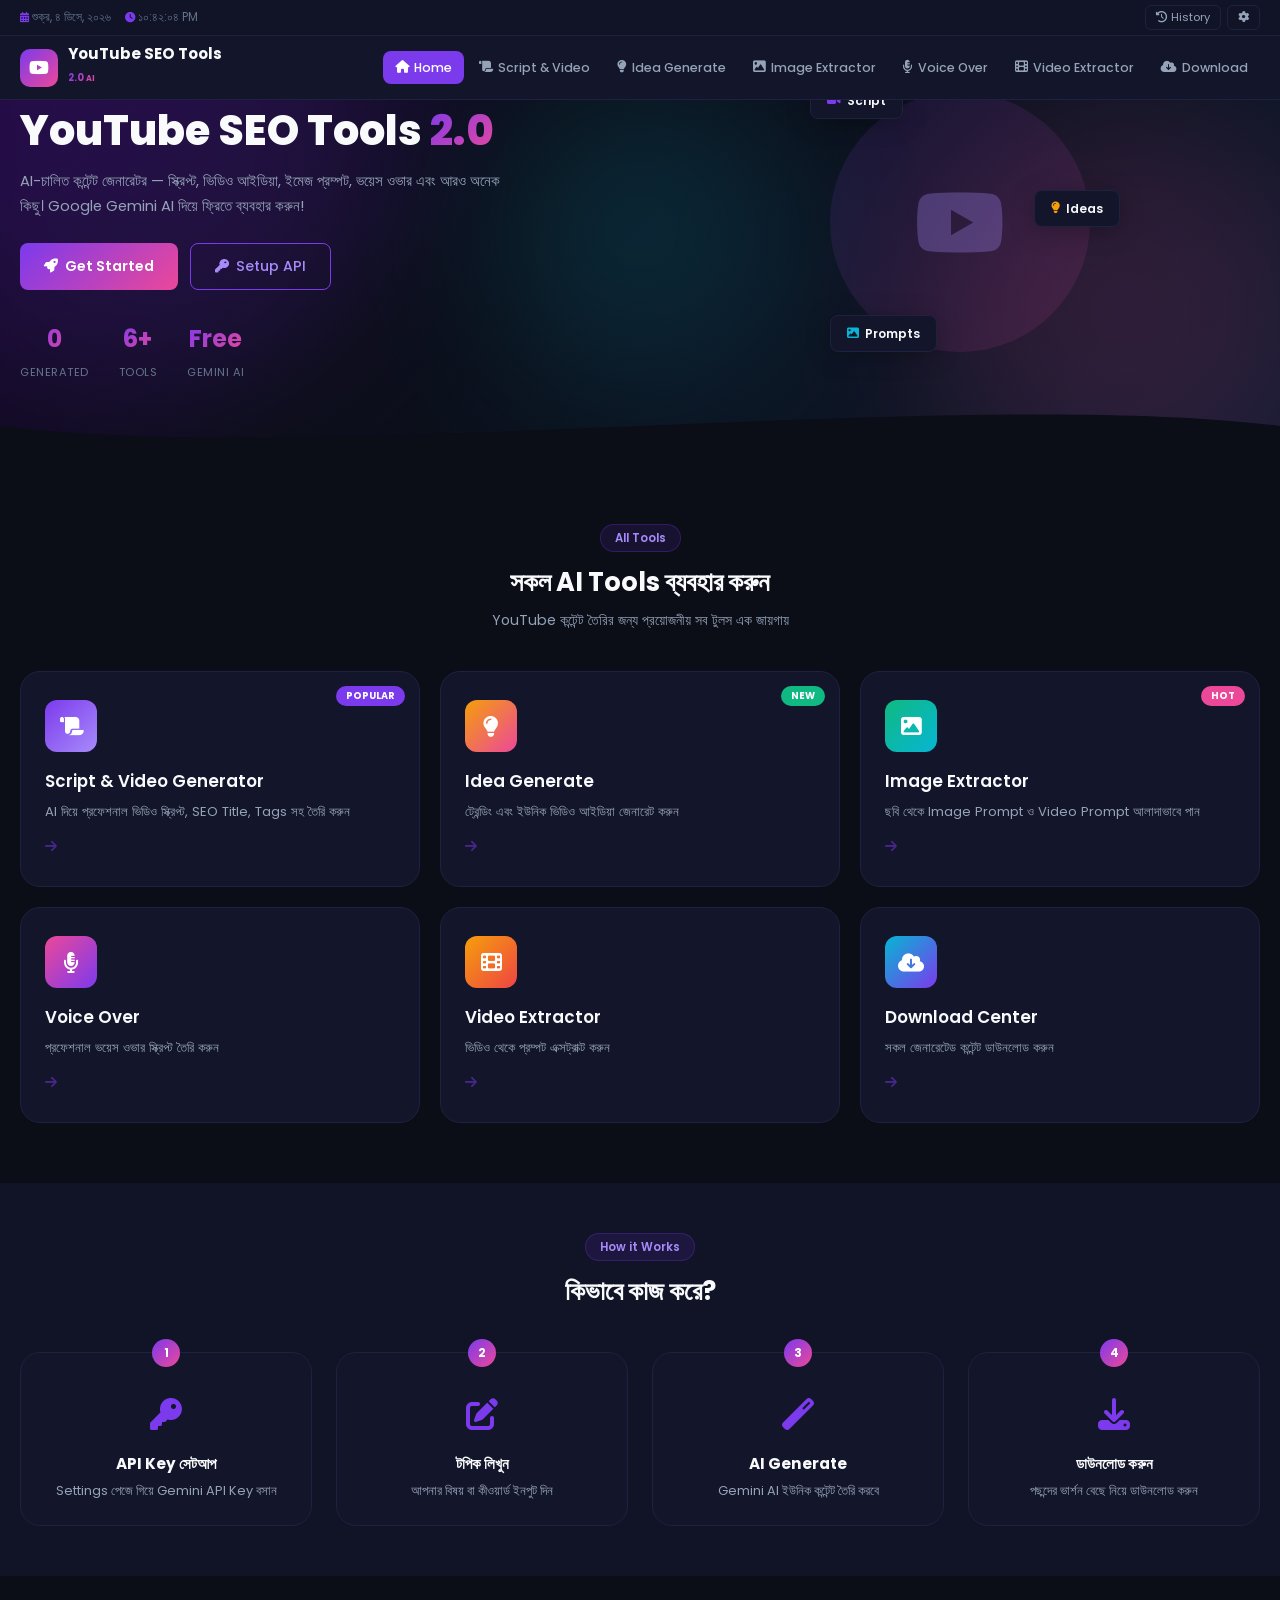
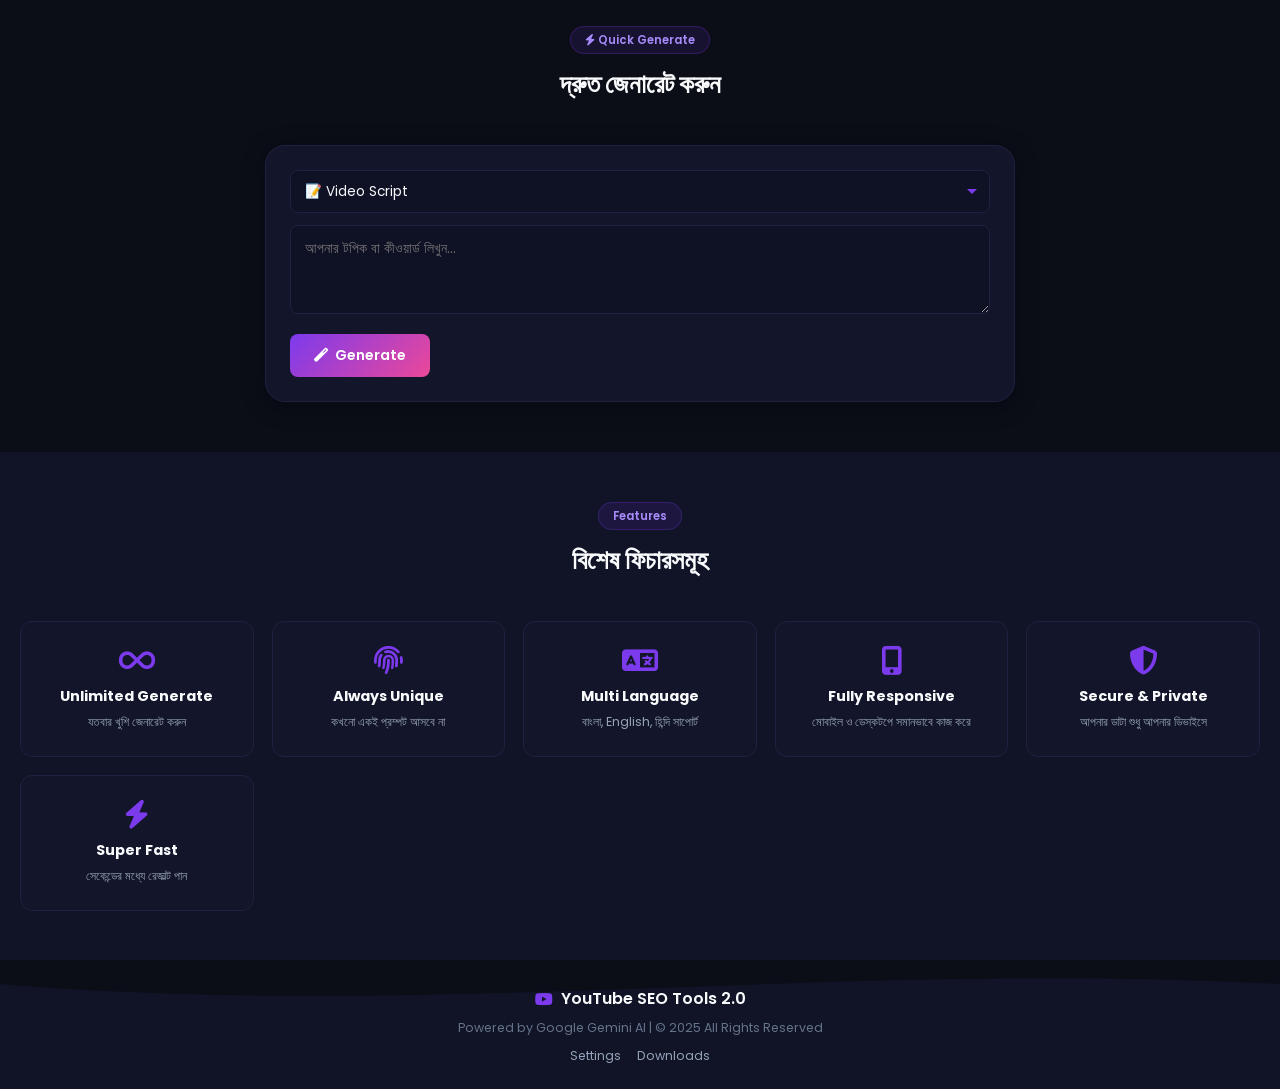
<file: index.html>
<!DOCTYPE html>
<html lang="bn" data-theme="dark">
<head>
    <meta charset="UTF-8">
    <meta name="viewport" content="width=device-width, initial-scale=1.0, maximum-scale=5.0">
    <meta name="description" content="YouTube SEO Tools 2.0 - AI Powered Content Generator with Gemini">
    <meta name="theme-color" content="#7C3AED">
    <link rel="manifest" href="manifest.json">
    <title>YouTube SEO Tools 2.0</title>
    <link rel="stylesheet" href="css/style.css">
    <link rel="stylesheet" href="https://cdnjs.cloudflare.com/ajax/libs/font-awesome/6.5.0/css/all.min.css">
    <link href="https://fonts.googleapis.com/css2?family=Poppins:wght@300;400;500;600;700;800;900&display=swap" rel="stylesheet">
</head>
<body>

<!-- Top Info Bar -->
<div class="top-bar">
    <div class="top-bar-inner container">
        <div class="top-left">
            <span class="date-display"><i class="fas fa-calendar-alt"></i> <span id="topDate">Loading...</span></span>
            <span class="time-display"><i class="fas fa-clock"></i> <span id="topTime">--:--:--</span></span>
        </div>
        <div class="top-right">
            <button class="top-btn" onclick="toggleHistory()" title="History">
                <i class="fas fa-history"></i> <span class="hide-mobile">History</span>
            </button>
            <button class="top-btn" onclick="location.href='settings.html'" title="Settings">
                <i class="fas fa-cog"></i>
            </button>
        </div>
    </div>
</div>

<!-- History Panel -->
<div class="history-overlay" id="historyOverlay" onclick="toggleHistory()"></div>
<aside class="history-panel" id="historyPanel">
    <div class="history-head">
        <h3><i class="fas fa-history"></i> Recent History</h3>
        <button onclick="toggleHistory()" class="close-x">&times;</button>
    </div>
    <div class="history-search-box">
        <input type="text" id="historySearchInput" placeholder="🔍 Search history..." oninput="searchHistory()">
    </div>
    <div class="history-items" id="historyItems">
        <div class="empty-msg"><i class="fas fa-inbox"></i><p>No history yet</p></div>
    </div>
    <div class="history-foot">
        <button onclick="clearHistory()" class="btn-danger-sm"><i class="fas fa-trash"></i> Clear All</button>
    </div>
</aside>

<!-- Header / Navbar -->
<header class="main-header" id="mainHeader">
    <div class="header-inner container">
        <a href="index.html" class="logo-area">
            <div class="logo-icon-wrap">
                <i class="fab fa-youtube"></i>
            </div>
            <div class="logo-text-wrap">
                <span class="logo-name">YouTube SEO Tools</span>
                <span class="logo-ver">2.0 <small>AI</small></span>
            </div>
        </a>

        <nav class="desktop-nav" id="desktopNav">
            <a href="index.html" class="nav-item active"><i class="fas fa-home"></i> Home</a>
            <a href="script-generator.html" class="nav-item"><i class="fas fa-scroll"></i> Script & Video</a>
            <a href="idea-generator.html" class="nav-item"><i class="fas fa-lightbulb"></i> Idea Generate</a>
            <a href="image-extractor.html" class="nav-item"><i class="fas fa-image"></i> Image Extractor</a>
            <a href="voice-over.html" class="nav-item"><i class="fas fa-microphone-alt"></i> Voice Over</a>
            <a href="video-extractor.html" class="nav-item"><i class="fas fa-film"></i> Video Extractor</a>
            <a href="download.html" class="nav-item"><i class="fas fa-cloud-download-alt"></i> Download</a>
        </nav>

        <button class="hamburger" id="hamburgerBtn" onclick="toggleMobileMenu()">
            <span></span><span></span><span></span>
        </button>
    </div>
</header>

<!-- Mobile Menu -->
<div class="mobile-menu-overlay" id="mobileOverlay" onclick="toggleMobileMenu()"></div>
<nav class="mobile-menu" id="mobileMenu">
    <div class="mobile-menu-head">
        <span>Menu</span>
        <button onclick="toggleMobileMenu()" class="close-x">&times;</button>
    </div>
    <a href="index.html" class="mob-link active"><i class="fas fa-home"></i> Home</a>
    <a href="script-generator.html" class="mob-link"><i class="fas fa-scroll"></i> Script & Video Generator</a>
    <a href="idea-generator.html" class="mob-link"><i class="fas fa-lightbulb"></i> Idea Generate</a>
    <a href="image-extractor.html" class="mob-link"><i class="fas fa-image"></i> Image Extractor</a>
    <a href="voice-over.html" class="mob-link"><i class="fas fa-microphone-alt"></i> Voice Over</a>
    <a href="video-extractor.html" class="mob-link"><i class="fas fa-film"></i> Video Extractor</a>
    <a href="download.html" class="mob-link"><i class="fas fa-cloud-download-alt"></i> Download</a>
    <a href="settings.html" class="mob-link"><i class="fas fa-cog"></i> Settings</a>
</nav>

<!-- HERO SECTION -->
<section class="hero-section">
    <div class="hero-bg-shapes">
        <div class="shape shape-1"></div>
        <div class="shape shape-2"></div>
        <div class="shape shape-3"></div>
    </div>
    <div class="hero-content container">
        <div class="hero-left">
            <div class="hero-badge"><i class="fas fa-robot"></i> AI Powered Tool</div>
            <h1 class="hero-title">YouTube SEO Tools <span class="highlight">2.0</span></h1>
            <p class="hero-desc">AI-চালিত কন্টেন্ট জেনারেটর — স্ক্রিপ্ট, ভিডিও আইডিয়া, ইমেজ প্রম্পট, ভয়েস ওভার এবং আরও অনেক কিছু। Google Gemini AI দিয়ে ফ্রিতে ব্যবহার করুন!</p>
            <div class="hero-btns">
                <a href="#tools" class="btn-primary"><i class="fas fa-rocket"></i> Get Started</a>
                <a href="settings.html" class="btn-outline"><i class="fas fa-key"></i> Setup API</a>
            </div>
            <div class="hero-stats">
                <div class="h-stat">
                    <strong id="statGenerated">0</strong>
                    <span>Generated</span>
                </div>
                <div class="h-stat">
                    <strong>6+</strong>
                    <span>Tools</span>
                </div>
                <div class="h-stat">
                    <strong>Free</strong>
                    <span>Gemini AI</span>
                </div>
            </div>
        </div>
        <div class="hero-right">
            <div class="hero-illustration">
                <div class="float-card fc-1"><i class="fas fa-video"></i> Script</div>
                <div class="float-card fc-2"><i class="fas fa-lightbulb"></i> Ideas</div>
                <div class="float-card fc-3"><i class="fas fa-image"></i> Prompts</div>
                <div class="hero-circle"></div>
                <i class="fab fa-youtube hero-yt-icon"></i>
            </div>
        </div>
    </div>
    <div class="hero-wave">
        <svg viewBox="0 0 1440 120" preserveAspectRatio="none">
            <path d="M0,60 C360,120 1080,0 1440,60 L1440,120 L0,120 Z" fill="var(--bg-main)"></path>
        </svg>
    </div>
</section>

<!-- TOOLS SECTION -->
<section class="tools-section" id="tools">
    <div class="container">
        <div class="section-head">
            <span class="section-badge">All Tools</span>
            <h2>সকল AI Tools ব্যবহার করুন</h2>
            <p>YouTube কন্টেন্ট তৈরির জন্য প্রয়োজনীয় সব টুলস এক জায়গায়</p>
        </div>
        <div class="tools-grid">
            <a href="script-generator.html" class="tool-card tc-1">
                <div class="tc-icon"><i class="fas fa-scroll"></i></div>
                <h3>Script & Video Generator</h3>
                <p>AI দিয়ে প্রফেশনাল ভিডিও স্ক্রিপ্ট, SEO Title, Tags সহ তৈরি করুন</p>
                <span class="tc-badge">Popular</span>
                <div class="tc-arrow"><i class="fas fa-arrow-right"></i></div>
            </a>
            <a href="idea-generator.html" class="tool-card tc-2">
                <div class="tc-icon"><i class="fas fa-lightbulb"></i></div>
                <h3>Idea Generate</h3>
                <p>ট্রেন্ডিং এবং ইউনিক ভিডিও আইডিয়া জেনারেট করুন</p>
                <span class="tc-badge tc-new">New</span>
                <div class="tc-arrow"><i class="fas fa-arrow-right"></i></div>
            </a>
            <a href="image-extractor.html" class="tool-card tc-3">
                <div class="tc-icon"><i class="fas fa-image"></i></div>
                <h3>Image Extractor</h3>
                <p>ছবি থেকে Image Prompt ও Video Prompt আলাদাভাবে পান</p>
                <span class="tc-badge tc-hot">Hot</span>
                <div class="tc-arrow"><i class="fas fa-arrow-right"></i></div>
            </a>
            <a href="voice-over.html" class="tool-card tc-4">
                <div class="tc-icon"><i class="fas fa-microphone-alt"></i></div>
                <h3>Voice Over</h3>
                <p>প্রফেশনাল ভয়েস ওভার স্ক্রিপ্ট তৈরি করুন</p>
                <div class="tc-arrow"><i class="fas fa-arrow-right"></i></div>
            </a>
            <a href="video-extractor.html" class="tool-card tc-5">
                <div class="tc-icon"><i class="fas fa-film"></i></div>
                <h3>Video Extractor</h3>
                <p>ভিডিও থেকে প্রম্পট এক্সট্রাক্ট করুন</p>
                <div class="tc-arrow"><i class="fas fa-arrow-right"></i></div>
            </a>
            <a href="download.html" class="tool-card tc-6">
                <div class="tc-icon"><i class="fas fa-cloud-download-alt"></i></div>
                <h3>Download Center</h3>
                <p>সকল জেনারেটেড কন্টেন্ট ডাউনলোড করুন</p>
                <div class="tc-arrow"><i class="fas fa-arrow-right"></i></div>
            </a>
        </div>
    </div>
</section>

<!-- HOW IT WORKS -->
<section class="how-section">
    <div class="container">
        <div class="section-head">
            <span class="section-badge">How it Works</span>
            <h2>কিভাবে কাজ করে?</h2>
        </div>
        <div class="steps-grid">
            <div class="step-card">
                <div class="step-num">1</div>
                <div class="step-icon"><i class="fas fa-key"></i></div>
                <h4>API Key সেটআপ</h4>
                <p>Settings পেজে গিয়ে Gemini API Key বসান</p>
            </div>
            <div class="step-card">
                <div class="step-num">2</div>
                <div class="step-icon"><i class="fas fa-edit"></i></div>
                <h4>টপিক লিখুন</h4>
                <p>আপনার বিষয় বা কীওয়ার্ড ইনপুট দিন</p>
            </div>
            <div class="step-card">
                <div class="step-num">3</div>
                <div class="step-icon"><i class="fas fa-magic"></i></div>
                <h4>AI Generate</h4>
                <p>Gemini AI ইউনিক কন্টেন্ট তৈরি করবে</p>
            </div>
            <div class="step-card">
                <div class="step-num">4</div>
                <div class="step-icon"><i class="fas fa-download"></i></div>
                <h4>ডাউনলোড করুন</h4>
                <p>পছন্দের ভার্শন বেছে নিয়ে ডাউনলোড করুন</p>
            </div>
        </div>
    </div>
</section>

<!-- QUICK GENERATE -->
<section class="quick-section">
    <div class="container">
        <div class="section-head">
            <span class="section-badge"><i class="fas fa-bolt"></i> Quick Generate</span>
            <h2>দ্রুত জেনারেট করুন</h2>
        </div>
        <div class="quick-box">
            <div class="quick-top-row">
                <select id="quickType" class="styled-select">
                    <option value="video_script">📝 Video Script</option>
                    <option value="video_idea">💡 Video Idea</option>
                    <option value="image_prompt">🖼️ Image Prompt</option>
                    <option value="video_prompt">🎬 Video Prompt</option>
                    <option value="voice_over">🎙️ Voice Over</option>
                    <option value="seo_title">🔍 SEO Title</option>
                    <option value="seo_tags">🏷️ SEO Tags</option>
                    <option value="seo_description">📄 SEO Description</option>
                </select>
            </div>
            <textarea id="quickInput" placeholder="আপনার টপিক বা কীওয়ার্ড লিখুন..." rows="3"></textarea>
            <div class="quick-actions">
                <button class="btn-primary" onclick="quickGenerate()"><i class="fas fa-magic"></i> Generate</button>
                <button class="btn-outline" id="quickRegenBtn" onclick="quickGenerate()" style="display:none"><i class="fas fa-redo"></i> Regenerate</button>
            </div>
            <div class="quick-results" id="quickResults" style="display:none">
                <div class="qr-header">
                    <h4><i class="fas fa-check-circle"></i> Generated Results</h4>
                    <div class="qr-actions">
                        <button onclick="copyQuickResult()" class="icon-btn" title="Copy"><i class="fas fa-copy"></i></button>
                        <button onclick="downloadQuickResult()" class="icon-btn" title="Download"><i class="fas fa-download"></i></button>
                    </div>
                </div>
                <div class="qr-versions" id="quickVersions"></div>
                <div class="qr-content" id="quickContent"></div>
            </div>
        </div>
    </div>
</section>

<!-- FEATURES -->
<section class="features-section">
    <div class="container">
        <div class="section-head">
            <span class="section-badge">Features</span>
            <h2>বিশেষ ফিচারসমূহ</h2>
        </div>
        <div class="features-grid">
            <div class="feat-card">
                <i class="fas fa-infinity"></i>
                <h4>Unlimited Generate</h4>
                <p>যতবার খুশি জেনারেট করুন</p>
            </div>
            <div class="feat-card">
                <i class="fas fa-fingerprint"></i>
                <h4>Always Unique</h4>
                <p>কখনো একই প্রম্পট আসবে না</p>
            </div>
            <div class="feat-card">
                <i class="fas fa-language"></i>
                <h4>Multi Language</h4>
                <p>বাংলা, English, হিন্দি সাপোর্ট</p>
            </div>
            <div class="feat-card">
                <i class="fas fa-mobile-alt"></i>
                <h4>Fully Responsive</h4>
                <p>মোবাইল ও ডেস্কটপে সমানভাবে কাজ করে</p>
            </div>
            <div class="feat-card">
                <i class="fas fa-shield-alt"></i>
                <h4>Secure & Private</h4>
                <p>আপনার ডাটা শুধু আপনার ডিভাইসে</p>
            </div>
            <div class="feat-card">
                <i class="fas fa-bolt"></i>
                <h4>Super Fast</h4>
                <p>সেকেন্ডের মধ্যে রেজাল্ট পান</p>
            </div>
        </div>
    </div>
</section>

<!-- FOOTER -->
<footer class="main-footer">
    <div class="footer-wave">
        <svg viewBox="0 0 1440 100" preserveAspectRatio="none">
            <path d="M0,40 C480,100 960,0 1440,40 L1440,0 L0,0 Z" fill="var(--bg-main)"></path>
        </svg>
    </div>
    <div class="footer-inner container">
        <div class="footer-brand">
            <i class="fab fa-youtube"></i> YouTube SEO Tools 2.0
        </div>
        <p>Powered by Google Gemini AI | &copy; 2025 All Rights Reserved</p>
        <div class="footer-links">
            <a href="settings.html">Settings</a>
            <a href="download.html">Downloads</a>
        </div>
    </div>
</footer>

<!-- BOTTOM NAV (Mobile) -->
<nav class="bottom-nav" id="bottomNav">
    <a href="index.html" class="bn-item active"><i class="fas fa-home"></i><span>Home</span></a>
    <a href="script-generator.html" class="bn-item"><i class="fas fa-scroll"></i><span>Script</span></a>
    <a href="idea-generator.html" class="bn-item"><i class="fas fa-lightbulb"></i><span>Idea</span></a>
    <a href="image-extractor.html" class="bn-item"><i class="fas fa-image"></i><span>Image</span></a>
    <a href="download.html" class="bn-item"><i class="fas fa-download"></i><span>Download</span></a>
</nav>

<!-- LOADING -->
<div class="loading-screen" id="loadingScreen">
    <div class="loader-box">
        <div class="spinner"></div>
        <p id="loadingText">AI Generating...</p>
    </div>
</div>

<!-- TOAST -->
<div class="toast-area" id="toastArea"></div>

<script src="js/gemini-api.js"></script>
<script src="js/history.js"></script>
<script src="js/app.js"></script>
</body>
</html>
</file>
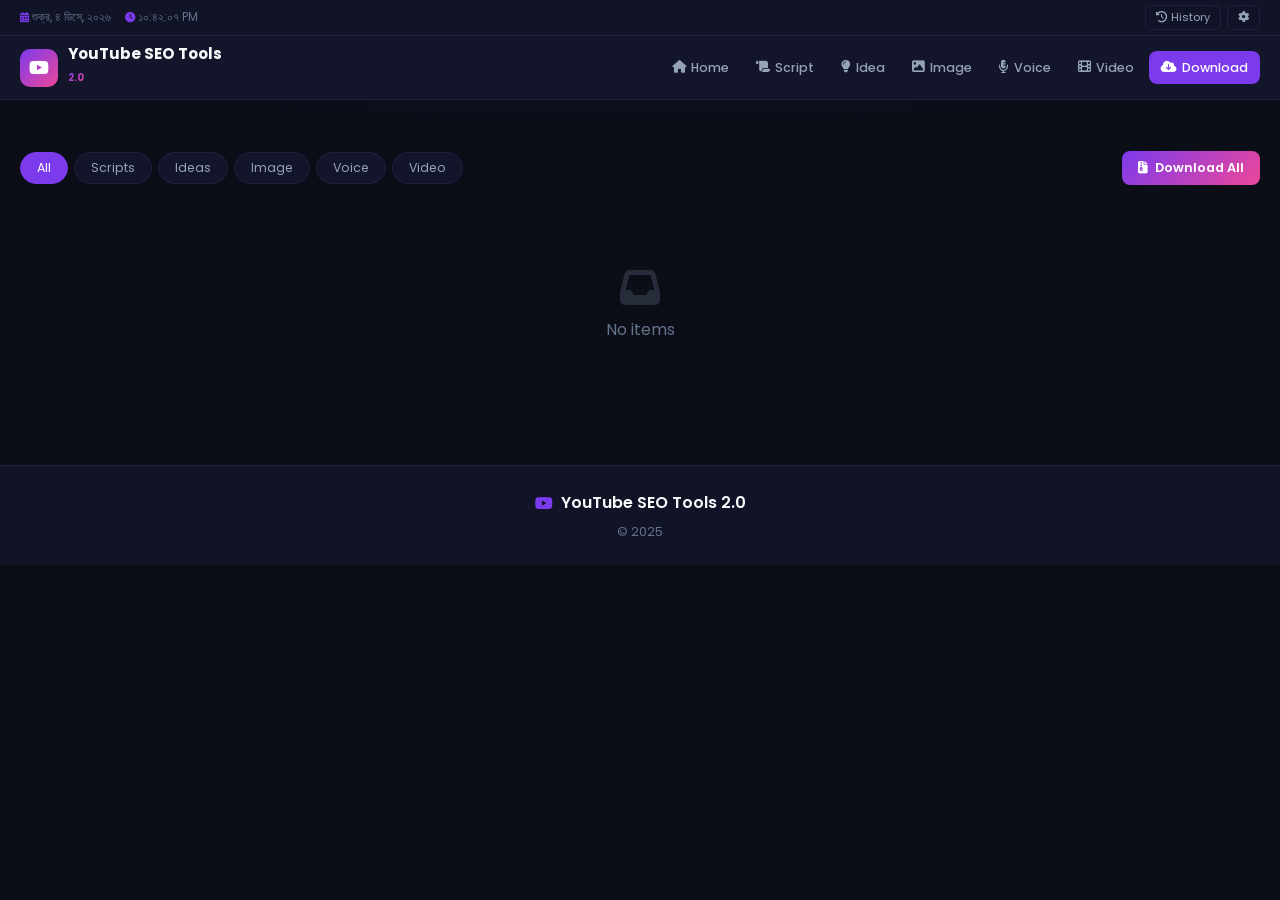
<file: download.html>
<!DOCTYPE html>
<html lang="bn" data-theme="dark">
<head>
    <meta charset="UTF-8">
    <meta name="viewport" content="width=device-width, initial-scale=1.0">
    <title>Download - YouTube SEO Tools 2.0</title>
    <link rel="stylesheet" href="css/style.css">
    <link rel="stylesheet" href="https://cdnjs.cloudflare.com/ajax/libs/font-awesome/6.5.0/css/all.min.css">
    <link href="https://fonts.googleapis.com/css2?family=Poppins:wght@300;400;500;600;700;800;900&display=swap" rel="stylesheet">
</head>
<body>
<div class="top-bar"><div class="top-bar-inner container"><div class="top-left"><span class="date-display"><i class="fas fa-calendar-alt"></i> <span id="topDate"></span></span><span class="time-display"><i class="fas fa-clock"></i> <span id="topTime"></span></span></div><div class="top-right"><button class="top-btn" onclick="toggleHistory()"><i class="fas fa-history"></i><span class="hide-mobile"> History</span></button><button class="top-btn" onclick="location.href='settings.html'"><i class="fas fa-cog"></i></button></div></div></div>
<div class="history-overlay" id="historyOverlay" onclick="toggleHistory()"></div>
<aside class="history-panel" id="historyPanel"><div class="history-head"><h3><i class="fas fa-history"></i> History</h3><button onclick="toggleHistory()" class="close-x">&times;</button></div><div class="history-search-box"><input type="text" id="historySearchInput" placeholder="🔍 Search..." oninput="searchHistory()"></div><div class="history-items" id="historyItems"></div><div class="history-foot"><button onclick="clearHistory()" class="btn-danger-sm"><i class="fas fa-trash"></i> Clear</button></div></aside>

<header class="main-header"><div class="header-inner container"><a href="index.html" class="logo-area"><div class="logo-icon-wrap"><i class="fab fa-youtube"></i></div><div class="logo-text-wrap"><span class="logo-name">YouTube SEO Tools</span><span class="logo-ver">2.0</span></div></a><nav class="desktop-nav"><a href="index.html" class="nav-item"><i class="fas fa-home"></i> Home</a><a href="script-generator.html" class="nav-item"><i class="fas fa-scroll"></i> Script</a><a href="idea-generator.html" class="nav-item"><i class="fas fa-lightbulb"></i> Idea</a><a href="image-extractor.html" class="nav-item"><i class="fas fa-image"></i> Image</a><a href="voice-over.html" class="nav-item"><i class="fas fa-microphone-alt"></i> Voice</a><a href="video-extractor.html" class="nav-item"><i class="fas fa-film"></i> Video</a><a href="download.html" class="nav-item active"><i class="fas fa-cloud-download-alt"></i> Download</a></nav><button class="hamburger" onclick="toggleMobileMenu()"><span></span><span></span><span></span></button></div></header>
<div class="mobile-menu-overlay" id="mobileOverlay" onclick="toggleMobileMenu()"></div>
<nav class="mobile-menu" id="mobileMenu"><div class="mobile-menu-head"><span>Menu</span><button onclick="toggleMobileMenu()" class="close-x">&times;</button></div><a href="index.html" class="mob-link"><i class="fas fa-home"></i> Home</a><a href="script-generator.html" class="mob-link"><i class="fas fa-scroll"></i> Script</a><a href="idea-generator.html" class="mob-link"><i class="fas fa-lightbulb"></i> Idea</a><a href="image-extractor.html" class="mob-link"><i class="fas fa-image"></i> Image</a><a href="voice-over.html" class="mob-link"><i class="fas fa-microphone-alt"></i> Voice</a><a href="video-extractor.html" class="mob-link"><i class="fas fa-film"></i> Video</a><a href="download.html" class="mob-link active"><i class="fas fa-cloud-download-alt"></i> Download</a></nav>

<section class="page-hero"><div class="container"><h2><i class="fas fa-cloud-download-alt"></i> Download Center</h2><p>সকল জেনারেটেড কন্টেন্ট এখানে পাবেন</p></div></section>

<section class="download-section"><div class="container">
    <div class="dl-filter-bar">
        <div class="dl-filters" id="dlFilters">
            <button class="dl-filter active" onclick="filterDL('all',this)">All</button>
            <button class="dl-filter" onclick="filterDL('script',this)">Scripts</button>
            <button class="dl-filter" onclick="filterDL('idea',this)">Ideas</button>
            <button class="dl-filter" onclick="filterDL('image',this)">Image</button>
            <button class="dl-filter" onclick="filterDL('voice',this)">Voice</button>
            <button class="dl-filter" onclick="filterDL('video',this)">Video</button>
        </div>
        <button onclick="downloadAll()" class="btn-primary btn-sm"><i class="fas fa-file-archive"></i> Download All</button>
    </div>
    <div class="dl-list" id="dlList">
        <div class="empty-msg"><i class="fas fa-inbox"></i><p>No generated content yet</p><small>টুলস ব্যবহার করে কন্টেন্ট জেনারেট করুন</small></div>
    </div>
</div></section>

<nav class="bottom-nav"><a href="index.html" class="bn-item"><i class="fas fa-home"></i><span>Home</span></a><a href="script-generator.html" class="bn-item"><i class="fas fa-scroll"></i><span>Script</span></a><a href="idea-generator.html" class="bn-item"><i class="fas fa-lightbulb"></i><span>Idea</span></a><a href="image-extractor.html" class="bn-item"><i class="fas fa-image"></i><span>Image</span></a><a href="download.html" class="bn-item active"><i class="fas fa-download"></i><span>Download</span></a></nav>
<div class="toast-area" id="toastArea"></div>
<footer class="main-footer"><div class="footer-inner container"><div class="footer-brand"><i class="fab fa-youtube"></i> YouTube SEO Tools 2.0</div><p>&copy; 2025</p></div></footer>
<script src="js/gemini-api.js"></script><script src="js/history.js"></script><script src="js/app.js"></script>
</body>
</html>
</file>
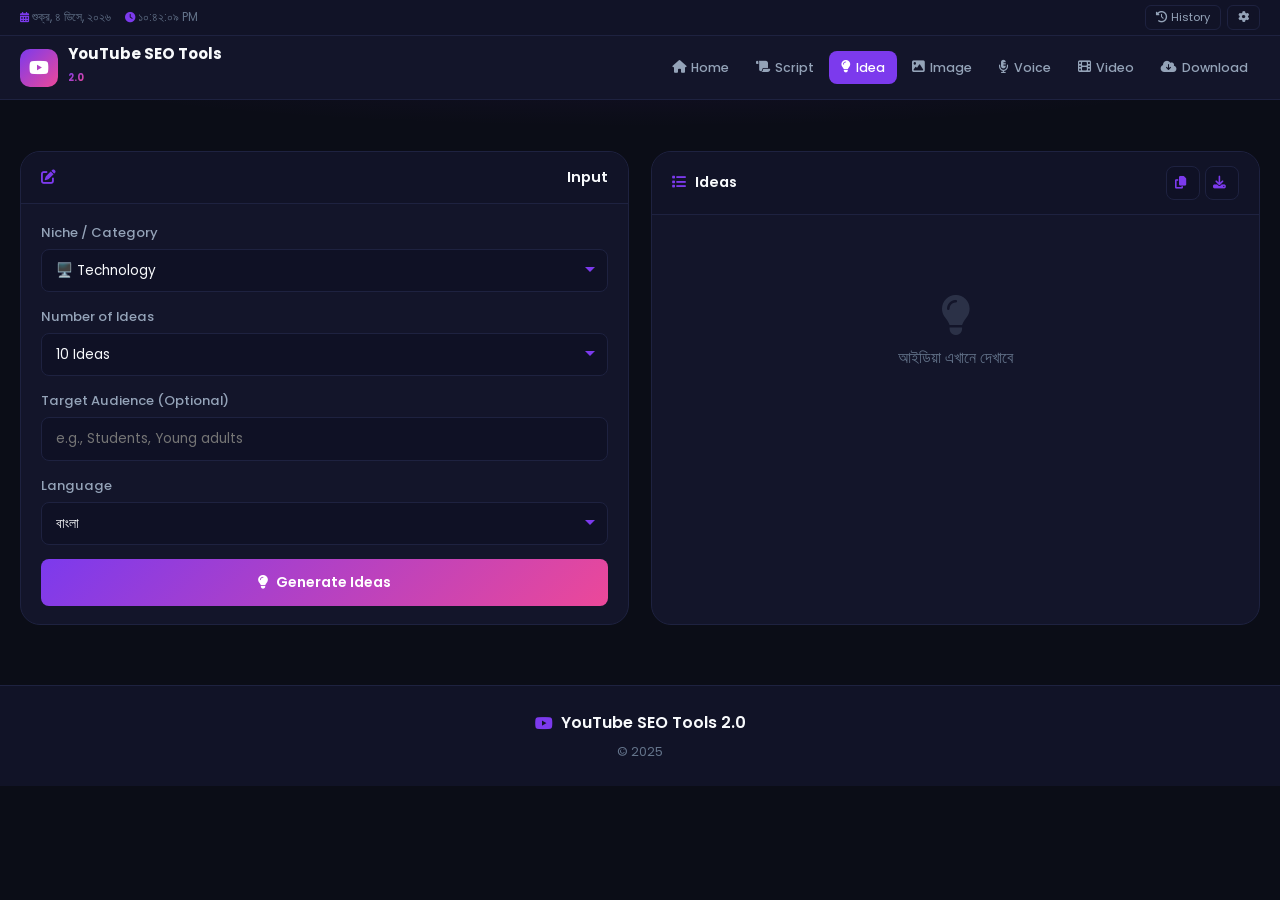
<file: idea-generator.html>
<!DOCTYPE html>
<html lang="bn" data-theme="dark">
<head>
    <meta charset="UTF-8">
    <meta name="viewport" content="width=device-width, initial-scale=1.0">
    <title>Idea Generate - YouTube SEO Tools 2.0</title>
    <link rel="stylesheet" href="css/style.css">
    <link rel="stylesheet" href="https://cdnjs.cloudflare.com/ajax/libs/font-awesome/6.5.0/css/all.min.css">
    <link href="https://fonts.googleapis.com/css2?family=Poppins:wght@300;400;500;600;700;800;900&display=swap" rel="stylesheet">
</head>
<body>
<div class="top-bar"><div class="top-bar-inner container"><div class="top-left"><span class="date-display"><i class="fas fa-calendar-alt"></i> <span id="topDate"></span></span><span class="time-display"><i class="fas fa-clock"></i> <span id="topTime"></span></span></div><div class="top-right"><button class="top-btn" onclick="toggleHistory()"><i class="fas fa-history"></i> <span class="hide-mobile">History</span></button><button class="top-btn" onclick="location.href='settings.html'"><i class="fas fa-cog"></i></button></div></div></div>
<div class="history-overlay" id="historyOverlay" onclick="toggleHistory()"></div>
<aside class="history-panel" id="historyPanel"><div class="history-head"><h3><i class="fas fa-history"></i> History</h3><button onclick="toggleHistory()" class="close-x">&times;</button></div><div class="history-search-box"><input type="text" id="historySearchInput" placeholder="🔍 Search..." oninput="searchHistory()"></div><div class="history-items" id="historyItems"></div><div class="history-foot"><button onclick="clearHistory()" class="btn-danger-sm"><i class="fas fa-trash"></i> Clear</button></div></aside>

<header class="main-header"><div class="header-inner container"><a href="index.html" class="logo-area"><div class="logo-icon-wrap"><i class="fab fa-youtube"></i></div><div class="logo-text-wrap"><span class="logo-name">YouTube SEO Tools</span><span class="logo-ver">2.0</span></div></a><nav class="desktop-nav"><a href="index.html" class="nav-item"><i class="fas fa-home"></i> Home</a><a href="script-generator.html" class="nav-item"><i class="fas fa-scroll"></i> Script</a><a href="idea-generator.html" class="nav-item active"><i class="fas fa-lightbulb"></i> Idea</a><a href="image-extractor.html" class="nav-item"><i class="fas fa-image"></i> Image</a><a href="voice-over.html" class="nav-item"><i class="fas fa-microphone-alt"></i> Voice</a><a href="video-extractor.html" class="nav-item"><i class="fas fa-film"></i> Video</a><a href="download.html" class="nav-item"><i class="fas fa-cloud-download-alt"></i> Download</a></nav><button class="hamburger" onclick="toggleMobileMenu()"><span></span><span></span><span></span></button></div></header>
<div class="mobile-menu-overlay" id="mobileOverlay" onclick="toggleMobileMenu()"></div>
<nav class="mobile-menu" id="mobileMenu"><div class="mobile-menu-head"><span>Menu</span><button onclick="toggleMobileMenu()" class="close-x">&times;</button></div><a href="index.html" class="mob-link"><i class="fas fa-home"></i> Home</a><a href="script-generator.html" class="mob-link"><i class="fas fa-scroll"></i> Script</a><a href="idea-generator.html" class="mob-link active"><i class="fas fa-lightbulb"></i> Idea</a><a href="image-extractor.html" class="mob-link"><i class="fas fa-image"></i> Image</a><a href="voice-over.html" class="mob-link"><i class="fas fa-microphone-alt"></i> Voice</a><a href="video-extractor.html" class="mob-link"><i class="fas fa-film"></i> Video</a><a href="download.html" class="mob-link"><i class="fas fa-cloud-download-alt"></i> Download</a><a href="settings.html" class="mob-link"><i class="fas fa-cog"></i> Settings</a></nav>

<section class="page-hero"><div class="container"><h2><i class="fas fa-lightbulb"></i> Idea Generator</h2><p>ট্রেন্ডিং এবং ইউনিক ভিডিও আইডিয়া জেনারেট করুন</p></div></section>

<section class="gen-section"><div class="container"><div class="gen-grid">
<div class="gen-panel input-panel">
    <div class="panel-head"><i class="fas fa-edit"></i> Input</div>
    <div class="panel-body">
        <div class="field"><label>Niche / Category</label>
            <select id="ideaNiche" class="styled-select" onchange="document.getElementById('customNicheField').style.display=this.value==='custom'?'block':'none'">
                <option value="technology">🖥️ Technology</option>
                <option value="gaming">🎮 Gaming</option>
                <option value="education">📚 Education</option>
                <option value="entertainment">🎭 Entertainment</option>
                <option value="lifestyle">🌟 Lifestyle</option>
                <option value="cooking">🍳 Cooking</option>
                <option value="travel">✈️ Travel</option>
                <option value="fitness">💪 Fitness</option>
                <option value="finance">💰 Finance</option>
                <option value="music">🎵 Music</option>
                <option value="news">📰 News</option>
                <option value="custom">✏️ Custom</option>
            </select>
        </div>
        <div class="field" id="customNicheField" style="display:none">
            <label>Custom Niche</label>
            <input type="text" id="customNiche" class="styled-input" placeholder="Enter your niche...">
        </div>
        <div class="field"><label>Number of Ideas</label>
            <select id="ideaCount" class="styled-select">
                <option value="5">5 Ideas</option>
                <option value="10" selected>10 Ideas</option>
                <option value="20">20 Ideas</option>
            </select>
        </div>
        <div class="field"><label>Target Audience (Optional)</label>
            <input type="text" id="ideaAudience" class="styled-input" placeholder="e.g., Students, Young adults">
        </div>
        <div class="field"><label>Language</label>
            <select id="ideaLang" class="styled-select">
                <option value="bangla">বাংলা</option>
                <option value="english">English</option>
            </select>
        </div>
        <button class="btn-primary btn-full" onclick="generateIdeas()"><i class="fas fa-lightbulb"></i> Generate Ideas</button>
    </div>
</div>
<div class="gen-panel output-panel">
    <div class="panel-head"><span><i class="fas fa-list"></i> Ideas</span><div class="panel-actions"><button onclick="copyOutput('ideaOutput')" class="icon-btn"><i class="fas fa-copy"></i></button><button onclick="downloadOutput('ideaOutput')" class="icon-btn"><i class="fas fa-download"></i></button><button onclick="generateIdeas()" class="icon-btn" id="ideaRegenBtn" style="display:none"><i class="fas fa-redo"></i></button></div></div>
    <div class="version-bar" id="ideaVersionBar" style="display:none"><span>Set:</span><div class="version-btns" id="ideaVersionBtns"></div><button onclick="generateIdeas()" class="btn-more-ver"><i class="fas fa-plus"></i></button></div>
    <div class="panel-body output-body" id="ideaOutput"><div class="empty-msg"><i class="fas fa-lightbulb"></i><p>আইডিয়া এখানে দেখাবে</p></div></div>
</div>
</div></div></section>

<nav class="bottom-nav"><a href="index.html" class="bn-item"><i class="fas fa-home"></i><span>Home</span></a><a href="script-generator.html" class="bn-item"><i class="fas fa-scroll"></i><span>Script</span></a><a href="idea-generator.html" class="bn-item active"><i class="fas fa-lightbulb"></i><span>Idea</span></a><a href="image-extractor.html" class="bn-item"><i class="fas fa-image"></i><span>Image</span></a><a href="download.html" class="bn-item"><i class="fas fa-download"></i><span>Download</span></a></nav>
<div class="loading-screen" id="loadingScreen"><div class="loader-box"><div class="spinner"></div><p id="loadingText">Generating...</p></div></div>
<div class="toast-area" id="toastArea"></div>
<footer class="main-footer"><div class="footer-inner container"><div class="footer-brand"><i class="fab fa-youtube"></i> YouTube SEO Tools 2.0</div><p>&copy; 2025</p></div></footer>
<script src="js/gemini-api.js"></script><script src="js/history.js"></script><script src="js/app.js"></script>
</body>
</html>
</file>
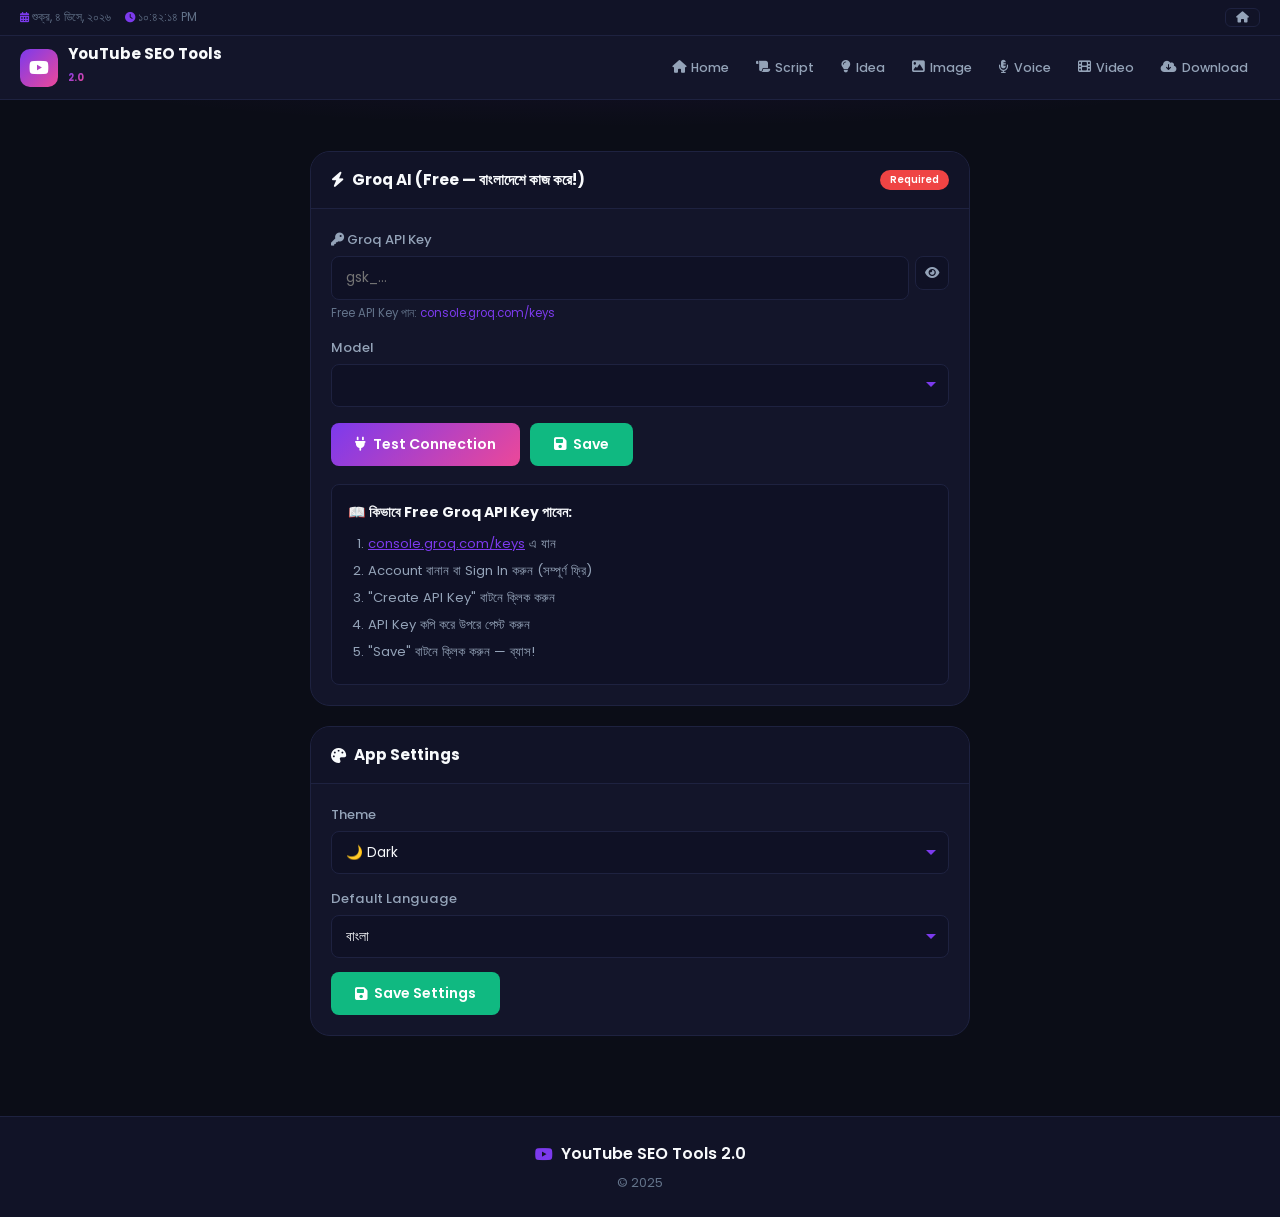
<file: settings.html>
<!DOCTYPE html>
<html lang="bn" data-theme="dark">
<head>
    <meta charset="UTF-8">
    <meta name="viewport" content="width=device-width, initial-scale=1.0">
    <title>Settings - YouTube SEO Tools 2.0</title>
    <link rel="stylesheet" href="css/style.css">
    <link rel="stylesheet" href="https://cdnjs.cloudflare.com/ajax/libs/font-awesome/6.5.0/css/all.min.css">
    <link href="https://fonts.googleapis.com/css2?family=Poppins:wght@300;400;500;600;700;800;900&display=swap" rel="stylesheet">
</head>
<body>
<div class="top-bar"><div class="top-bar-inner container"><div class="top-left"><span class="date-display"><i class="fas fa-calendar-alt"></i> <span id="topDate"></span></span><span class="time-display"><i class="fas fa-clock"></i> <span id="topTime"></span></span></div><div class="top-right"><button class="top-btn" onclick="location.href='index.html'"><i class="fas fa-home"></i></button></div></div></div>

<header class="main-header"><div class="header-inner container"><a href="index.html" class="logo-area"><div class="logo-icon-wrap"><i class="fab fa-youtube"></i></div><div class="logo-text-wrap"><span class="logo-name">YouTube SEO Tools</span><span class="logo-ver">2.0</span></div></a><nav class="desktop-nav"><a href="index.html" class="nav-item"><i class="fas fa-home"></i> Home</a><a href="script-generator.html" class="nav-item"><i class="fas fa-scroll"></i> Script</a><a href="idea-generator.html" class="nav-item"><i class="fas fa-lightbulb"></i> Idea</a><a href="image-extractor.html" class="nav-item"><i class="fas fa-image"></i> Image</a><a href="voice-over.html" class="nav-item"><i class="fas fa-microphone-alt"></i> Voice</a><a href="video-extractor.html" class="nav-item"><i class="fas fa-film"></i> Video</a><a href="download.html" class="nav-item"><i class="fas fa-cloud-download-alt"></i> Download</a></nav><button class="hamburger" onclick="toggleMobileMenu()"><span></span><span></span><span></span></button></div></header>
<div class="mobile-menu-overlay" id="mobileOverlay" onclick="toggleMobileMenu()"></div>
<nav class="mobile-menu" id="mobileMenu"><div class="mobile-menu-head"><span>Menu</span><button onclick="toggleMobileMenu()" class="close-x">&times;</button></div><a href="index.html" class="mob-link"><i class="fas fa-home"></i> Home</a><a href="settings.html" class="mob-link active"><i class="fas fa-cog"></i> Settings</a></nav>

<section class="page-hero"><div class="container"><h2><i class="fas fa-cog"></i> Settings</h2><p>API কনফিগারেশন ও অ্যাপ সেটিংস</p></div></section>

<section class="settings-section"><div class="container settings-container">

<!-- Gemini API -->
<div class="settings-card">
    <div class="sc-head">
        <h3><i class="fas fa-bolt"></i> Groq AI (Free — বাংলাদেশে কাজ করে!)</h3>
        <span class="badge-required">Required</span>
    </div>
    <div class="sc-body">
        <div class="field">
            <label><i class="fas fa-key"></i> Groq API Key</label>
            <div class="input-row">
                <input type="password" id="geminiApiKey" class="styled-input" placeholder="gsk_...">
                <button onclick="togglePass('geminiApiKey')" class="icon-btn"><i class="fas fa-eye"></i></button>
            </div>
            <small>Free API Key পান: <a href="https://console.groq.com/keys" target="_blank" style="color:var(--primary)">console.groq.com/keys</a></small>
        </div>
        <div class="field">
            <label>Model</label>
            <select id="geminiModel" class="styled-select">
                <option value="llama-3.3-70b-versatile">Llama 3.3 70B (Recommended)</option>
                <option value="llama-3.1-8b-instant">Llama 3.1 8B (Fast)</option>
                <option value="mixtral-8x7b-32768">Mixtral 8x7B</option>
            </select>
        </div>
        <div class="settings-actions">
            <button onclick="testGeminiConnection()" class="btn-primary"><i class="fas fa-plug"></i> Test Connection</button>
            <button onclick="saveGeminiSettings()" class="btn-success"><i class="fas fa-save"></i> Save</button>
        </div>
        <div class="connection-result" id="connectionResult"></div>

        <div class="api-guide">
            <h4>📖 কিভাবে Free Groq API Key পাবেন:</h4>
            <ol>
                <li><a href="https://console.groq.com/keys" target="_blank">console.groq.com/keys</a> এ যান</li>
                <li>Account বানান বা Sign In করুন (সম্পূর্ণ ফ্রি)</li>
                <li>"Create API Key" বাটনে ক্লিক করুন</li>
                <li>API Key কপি করে উপরে পেস্ট করুন</li>
                <li>"Save" বাটনে ক্লিক করুন — ব্যাস!</li>
            </ol>
        </div>
    </div>
</div>

<!-- App Settings -->
<div class="settings-card">
    <div class="sc-head"><h3><i class="fas fa-palette"></i> App Settings</h3></div>
    <div class="sc-body">
        <div class="field"><label>Theme</label>
            <select id="appTheme" class="styled-select" onchange="setTheme(this.value)">
                <option value="dark">🌙 Dark</option>
                <option value="light">☀️ Light</option>
            </select>
        </div>
        <div class="field"><label>Default Language</label>
            <select id="defaultLang" class="styled-select">
                <option value="bangla">বাংলা</option>
                <option value="english">English</option>
            </select>
        </div>
        <button onclick="saveAppSettings()" class="btn-success"><i class="fas fa-save"></i> Save Settings</button>
    </div>
</div>

</div></section>

<nav class="bottom-nav"><a href="index.html" class="bn-item"><i class="fas fa-home"></i><span>Home</span></a><a href="script-generator.html" class="bn-item"><i class="fas fa-scroll"></i><span>Script</span></a><a href="idea-generator.html" class="bn-item"><i class="fas fa-lightbulb"></i><span>Idea</span></a><a href="image-extractor.html" class="bn-item"><i class="fas fa-image"></i><span>Image</span></a><a href="download.html" class="bn-item"><i class="fas fa-download"></i><span>Download</span></a></nav>
<div class="toast-area" id="toastArea"></div>
<footer class="main-footer"><div class="footer-inner container"><div class="footer-brand"><i class="fab fa-youtube"></i> YouTube SEO Tools 2.0</div><p>&copy; 2025</p></div></footer>
<script src="js/gemini-api.js"></script><script src="js/history.js"></script><script src="js/app.js"></script>
</body>
</html>
</file>
<file: css/style.css>
/* ============================================
   YouTube SEO Tools 2.0 - Purple Gradient UI
   ============================================ */
:root{
    --primary:#7C3AED;--primary-l:#A78BFA;--primary-d:#6D28D9;
    --secondary:#EC4899;--accent:#06B6D4;
    --success:#10B981;--warning:#F59E0B;--danger:#EF4444;
    --bg-main:#0B0D17;--bg-card:#13152A;--bg-card2:#1A1D35;
    --bg-input:#0F1125;--bg-surface:#111327;
    --text-1:#F8FAFC;--text-2:#94A3B8;--text-3:#64748B;
    --border:#1E2240;--border-l:#2D3154;
    --grad-1:linear-gradient(135deg,#7C3AED 0%,#EC4899 100%);
    --grad-2:linear-gradient(135deg,#6D28D9 0%,#06B6D4 100%);
    --grad-3:linear-gradient(135deg,#7C3AED 0%,#2563EB 50%,#06B6D4 100%);
    --grad-hero:linear-gradient(135deg,#1a0533 0%,#0B0D17 40%,#0d1a2e 100%);
    --radius:12px;--radius-s:8px;--radius-l:20px;--radius-xl:28px;
    --shadow:0 4px 24px rgba(0,0,0,.25);--shadow-l:0 8px 40px rgba(0,0,0,.4);
    --tr:all .3s cubic-bezier(.4,0,.2,1);
    --header-h:64px;--topbar-h:36px;--bnav-h:60px;
    --container:1280px;
}
[data-theme="light"]{
    --bg-main:#F1F5F9;--bg-card:#FFFFFF;--bg-card2:#F8FAFC;
    --bg-input:#F1F5F9;--bg-surface:#FFFFFF;
    --text-1:#0F172A;--text-2:#475569;--text-3:#94A3B8;
    --border:#E2E8F0;--border-l:#CBD5E1;
    --shadow:0 4px 24px rgba(0,0,0,.08);--shadow-l:0 8px 40px rgba(0,0,0,.12);
    --grad-hero:linear-gradient(135deg,#ede9fe 0%,#F1F5F9 40%,#e0f2fe 100%);
}
*,*::before,*::after{margin:0;padding:0;box-sizing:border-box}
html{scroll-behavior:smooth;-webkit-text-size-adjust:100%}
body{font-family:'Poppins',sans-serif;background:var(--bg-main);color:var(--text-1);line-height:1.6;overflow-x:hidden;padding-top:calc(var(--topbar-h)+var(--header-h))}
a{text-decoration:none;color:inherit}
img{max-width:100%;height:auto;display:block}
.container{width:100%;max-width:var(--container);margin:0 auto;padding:0 20px}
::-webkit-scrollbar{width:6px}::-webkit-scrollbar-track{background:var(--bg-main)}::-webkit-scrollbar-thumb{background:var(--primary);border-radius:9px}

/* ===== TOP BAR ===== */
.top-bar{position:fixed;top:0;left:0;right:0;height:var(--topbar-h);background:var(--bg-surface);border-bottom:1px solid var(--border);z-index:1100;display:flex;align-items:center}
.top-bar-inner{display:flex;justify-content:space-between;align-items:center;width:100%}
.top-left{display:flex;gap:14px;align-items:center;font-size:.72rem;color:var(--text-3)}
.top-left i{color:var(--primary);font-size:.65rem}
.top-right{display:flex;gap:6px}
.top-btn{background:0;border:1px solid var(--border);color:var(--text-2);padding:3px 10px;border-radius:6px;cursor:pointer;font-family:inherit;font-size:.7rem;display:flex;align-items:center;gap:4px;transition:var(--tr)}
.top-btn:hover{background:var(--primary);color:#fff;border-color:var(--primary)}

/* ===== HISTORY PANEL ===== */
.history-overlay{position:fixed;inset:0;background:rgba(0,0,0,.5);z-index:1999;opacity:0;visibility:hidden;transition:var(--tr)}
.history-overlay.open{opacity:1;visibility:visible}
.history-panel{position:fixed;top:0;right:-400px;width:380px;max-width:100vw;height:100vh;background:var(--bg-card);border-left:1px solid var(--border);z-index:2000;display:flex;flex-direction:column;transition:right .3s ease}
.history-panel.open{right:0}
.history-head{display:flex;justify-content:space-between;align-items:center;padding:16px 20px;border-bottom:1px solid var(--border)}
.history-head h3{font-size:.95rem;display:flex;align-items:center;gap:8px}
.close-x{background:0;border:0;color:var(--text-2);font-size:1.5rem;cursor:pointer;padding:4px;line-height:1}
.history-search-box{padding:12px 20px}
.history-search-box input{width:100%;padding:8px 14px;background:var(--bg-input);border:1px solid var(--border);border-radius:var(--radius-s);color:var(--text-1);font-family:inherit;font-size:.82rem;outline:0}
.history-search-box input:focus{border-color:var(--primary)}
.history-items{flex:1;overflow-y:auto;padding:8px 20px}
.history-foot{padding:12px 20px;border-top:1px solid var(--border)}
.h-item{background:var(--bg-input);border-radius:var(--radius-s);padding:10px 14px;margin-bottom:8px;cursor:pointer;border:1px solid transparent;transition:var(--tr)}
.h-item:hover{border-color:var(--primary)}
.h-item-type{font-size:.65rem;color:var(--primary);text-transform:uppercase;font-weight:600}
.h-item-title{font-size:.82rem;margin:3px 0;white-space:nowrap;overflow:hidden;text-overflow:ellipsis}
.h-item-date{font-size:.65rem;color:var(--text-3)}
.btn-danger-sm{width:100%;padding:8px;background:var(--danger);color:#fff;border:0;border-radius:var(--radius-s);cursor:pointer;font-family:inherit;font-size:.8rem;display:flex;align-items:center;justify-content:center;gap:6px}

/* ===== HEADER ===== */
.main-header{position:fixed;top:var(--topbar-h);left:0;right:0;height:var(--header-h);background:var(--bg-card);border-bottom:1px solid var(--border);z-index:1050;backdrop-filter:blur(12px)}
.header-inner{display:flex;align-items:center;justify-content:space-between;height:100%}
.logo-area{display:flex;align-items:center;gap:10px}
.logo-icon-wrap{width:38px;height:38px;background:var(--grad-1);border-radius:10px;display:flex;align-items:center;justify-content:center;color:#fff;font-size:1.1rem}
.logo-name{font-size:.95rem;font-weight:700;display:block;line-height:1.1}
.logo-ver{font-size:.6rem;font-weight:700;background:var(--grad-1);-webkit-background-clip:text;-webkit-text-fill-color:transparent;background-clip:text}
.logo-ver small{font-size:.5rem}
.desktop-nav{display:flex;gap:3px;align-items:center}
.nav-item{padding:7px 12px;border-radius:var(--radius-s);font-size:.78rem;font-weight:500;color:var(--text-2);transition:var(--tr);display:flex;align-items:center;gap:5px;white-space:nowrap}
.nav-item:hover{background:var(--bg-card2);color:var(--text-1)}
.nav-item.active{background:var(--primary);color:#fff}
.nav-item i{font-size:.8rem}
.hamburger{display:none;flex-direction:column;gap:5px;background:0;border:0;cursor:pointer;padding:5px}
.hamburger span{width:24px;height:2px;background:var(--text-1);border-radius:2px;transition:var(--tr)}

/* ===== MOBILE MENU ===== */
.mobile-menu-overlay{position:fixed;inset:0;background:rgba(0,0,0,.5);z-index:1099;opacity:0;visibility:hidden;transition:var(--tr)}
.mobile-menu-overlay.open{opacity:1;visibility:visible}
.mobile-menu{position:fixed;top:0;left:-300px;width:280px;height:100vh;background:var(--bg-card);z-index:1100;transition:left .3s ease;display:flex;flex-direction:column;padding-top:0}
.mobile-menu.open{left:0}
.mobile-menu-head{display:flex;justify-content:space-between;align-items:center;padding:16px 20px;border-bottom:1px solid var(--border);font-weight:600}
.mob-link{display:flex;align-items:center;gap:10px;padding:12px 20px;color:var(--text-2);font-size:.88rem;transition:var(--tr);border-left:3px solid transparent}
.mob-link:hover,.mob-link.active{background:rgba(124,58,237,.1);color:var(--primary);border-left-color:var(--primary)}

/* ===== HERO ===== */
.hero-section{position:relative;padding:60px 0 80px;overflow:hidden;background:var(--grad-hero)}
.hero-bg-shapes{position:absolute;inset:0;overflow:hidden;pointer-events:none}
.shape{position:absolute;border-radius:50%;filter:blur(80px);opacity:.15}
.shape-1{width:500px;height:500px;background:var(--primary);top:-100px;left:-100px}
.shape-2{width:400px;height:400px;background:var(--secondary);bottom:-50px;right:-50px}
.shape-3{width:300px;height:300px;background:var(--accent);top:50%;left:50%;transform:translate(-50%,-50%)}
.hero-content{display:flex;align-items:center;gap:40px;position:relative;z-index:1}
.hero-left{flex:1}
.hero-right{flex:1;display:flex;justify-content:center}
.hero-badge{display:inline-flex;align-items:center;gap:6px;padding:5px 14px;background:rgba(124,58,237,.15);border:1px solid rgba(124,58,237,.3);border-radius:50px;font-size:.75rem;color:var(--primary-l);margin-bottom:16px}
.hero-title{font-size:2.6rem;font-weight:800;line-height:1.15;margin-bottom:14px}
.highlight{background:var(--grad-1);-webkit-background-clip:text;-webkit-text-fill-color:transparent;background-clip:text}
.hero-desc{font-size:.92rem;color:var(--text-2);margin-bottom:24px;max-width:500px;line-height:1.7}
.hero-btns{display:flex;gap:12px;margin-bottom:30px;flex-wrap:wrap}
.btn-primary{display:inline-flex;align-items:center;gap:7px;padding:11px 24px;background:var(--grad-1);color:#fff;border:0;border-radius:var(--radius-s);cursor:pointer;font-family:inherit;font-size:.88rem;font-weight:600;transition:var(--tr);position:relative;overflow:hidden}
.btn-primary:hover{transform:translateY(-2px);box-shadow:0 6px 25px rgba(124,58,237,.35)}
.btn-outline{display:inline-flex;align-items:center;gap:7px;padding:11px 24px;background:0;border:1.5px solid var(--primary);color:var(--primary-l);border-radius:var(--radius-s);cursor:pointer;font-family:inherit;font-size:.88rem;font-weight:500;transition:var(--tr)}
.btn-outline:hover{background:var(--primary);color:#fff}
.btn-success{display:inline-flex;align-items:center;gap:7px;padding:11px 24px;background:var(--success);color:#fff;border:0;border-radius:var(--radius-s);cursor:pointer;font-family:inherit;font-size:.88rem;font-weight:600;transition:var(--tr)}
.btn-full{width:100%;justify-content:center;padding:13px}
.btn-sm{padding:8px 16px;font-size:.8rem}
.hero-stats{display:flex;gap:30px}
.h-stat{text-align:center}.h-stat strong{display:block;font-size:1.5rem;background:var(--grad-1);-webkit-background-clip:text;-webkit-text-fill-color:transparent;background-clip:text}
.h-stat span{font-size:.7rem;color:var(--text-3);text-transform:uppercase;letter-spacing:.5px}
.hero-illustration{position:relative;width:320px;height:320px}
.hero-circle{width:260px;height:260px;border-radius:50%;background:var(--grad-1);opacity:.12;position:absolute;top:50%;left:50%;transform:translate(-50%,-50%)}
.hero-yt-icon{position:absolute;top:50%;left:50%;transform:translate(-50%,-50%);font-size:5rem;color:var(--primary-l);opacity:.3}
.float-card{position:absolute;background:var(--bg-card);border:1px solid var(--border);border-radius:var(--radius-s);padding:8px 16px;font-size:.75rem;font-weight:600;display:flex;align-items:center;gap:6px;box-shadow:var(--shadow);animation:floatCard 3s ease-in-out infinite;z-index:2}
.fc-1{top:20px;left:10px;animation-delay:0s}.fc-1 i{color:var(--primary)}
.fc-2{top:40%;right:0;animation-delay:.5s}.fc-2 i{color:var(--warning)}
.fc-3{bottom:30px;left:30px;animation-delay:1s}.fc-3 i{color:var(--accent)}
@keyframes floatCard{0%,100%{transform:translateY(0)}50%{transform:translateY(-10px)}}
.hero-wave{position:absolute;bottom:-2px;left:0;right:0}
.hero-wave svg{display:block;width:100%;height:80px}

/* ===== SECTIONS ===== */
.section-head{text-align:center;margin-bottom:40px}
.section-badge{display:inline-block;padding:4px 14px;background:rgba(124,58,237,.12);border:1px solid rgba(124,58,237,.25);border-radius:50px;font-size:.72rem;font-weight:600;color:var(--primary-l);margin-bottom:10px}
.section-head h2{font-size:1.6rem;font-weight:700;margin-bottom:6px}
.section-head p{color:var(--text-2);font-size:.88rem}

/* ===== TOOLS GRID ===== */
.tools-section{padding:60px 0}
.tools-grid{display:grid;grid-template-columns:repeat(auto-fit,minmax(300px,1fr));gap:20px}
.tool-card{background:var(--bg-card);border:1px solid var(--border);border-radius:var(--radius-l);padding:28px 24px;transition:var(--tr);position:relative;overflow:hidden;display:flex;flex-direction:column}
.tool-card::before{content:'';position:absolute;top:0;left:0;right:0;height:3px;background:var(--grad-1);transform:scaleX(0);transition:var(--tr);transform-origin:left}
.tool-card:hover{border-color:var(--primary);transform:translateY(-4px);box-shadow:var(--shadow-l)}
.tool-card:hover::before{transform:scaleX(1)}
.tc-icon{width:52px;height:52px;border-radius:var(--radius);display:flex;align-items:center;justify-content:center;font-size:1.3rem;color:#fff;margin-bottom:16px}
.tc-1 .tc-icon{background:linear-gradient(135deg,#7C3AED,#A78BFA)}.tc-2 .tc-icon{background:linear-gradient(135deg,#F59E0B,#EC4899)}
.tc-3 .tc-icon{background:linear-gradient(135deg,#10B981,#06B6D4)}.tc-4 .tc-icon{background:linear-gradient(135deg,#EC4899,#7C3AED)}
.tc-5 .tc-icon{background:linear-gradient(135deg,#F59E0B,#EF4444)}.tc-6 .tc-icon{background:linear-gradient(135deg,#06B6D4,#7C3AED)}
.tool-card h3{font-size:1.05rem;margin-bottom:6px;font-weight:600}
.tool-card p{font-size:.82rem;color:var(--text-2);flex:1}
.tc-badge{position:absolute;top:14px;right:14px;padding:2px 10px;border-radius:50px;font-size:.6rem;font-weight:700;background:var(--primary);color:#fff;text-transform:uppercase}
.tc-new{background:var(--success)}.tc-hot{background:var(--secondary)}
.tc-arrow{margin-top:14px;color:var(--primary);font-size:.85rem;opacity:.5;transition:var(--tr)}
.tool-card:hover .tc-arrow{opacity:1;transform:translateX(5px)}

/* ===== HOW IT WORKS ===== */
.how-section{padding:50px 0;background:var(--bg-surface)}
.steps-grid{display:grid;grid-template-columns:repeat(auto-fit,minmax(220px,1fr));gap:24px}
.step-card{text-align:center;padding:24px 18px;background:var(--bg-card);border:1px solid var(--border);border-radius:var(--radius-l);position:relative;transition:var(--tr)}
.step-card:hover{border-color:var(--primary);transform:translateY(-3px)}
.step-num{position:absolute;top:-14px;left:50%;transform:translateX(-50%);width:28px;height:28px;background:var(--grad-1);border-radius:50%;display:flex;align-items:center;justify-content:center;font-size:.72rem;font-weight:700;color:#fff}
.step-icon{font-size:2rem;color:var(--primary);margin:12px 0}
.step-card h4{font-size:.95rem;margin-bottom:4px}
.step-card p{font-size:.8rem;color:var(--text-2)}

/* ===== QUICK GENERATE ===== */
.quick-section{padding:50px 0}
.quick-box{max-width:750px;margin:0 auto;background:var(--bg-card);border:1px solid var(--border);border-radius:var(--radius-l);padding:24px;box-shadow:var(--shadow)}
.quick-top-row{margin-bottom:12px}
.styled-select,.styled-input{width:100%;padding:11px 14px;background:var(--bg-input);border:1px solid var(--border);border-radius:var(--radius-s);color:var(--text-1);font-family:inherit;font-size:.85rem;outline:0;transition:var(--tr)}
.styled-select:focus,.styled-input:focus{border-color:var(--primary);box-shadow:0 0 0 3px rgba(124,58,237,.12)}
.styled-select{cursor:pointer;appearance:none;background-image:url("data:image/svg+xml,%3Csvg xmlns='http://www.w3.org/2000/svg' width='10' height='10'%3E%3Cpath d='M5 7L0 2h10z' fill='%237C3AED'/%3E%3C/svg%3E");background-repeat:no-repeat;background-position:right 12px center;padding-right:34px}
textarea.styled-input{resize:vertical;min-height:60px}
.quick-box textarea{width:100%;padding:12px 14px;background:var(--bg-input);border:1px solid var(--border);border-radius:var(--radius-s);color:var(--text-1);font-family:inherit;font-size:.88rem;outline:0;resize:vertical;transition:var(--tr)}
.quick-box textarea:focus{border-color:var(--primary)}
.quick-actions{display:flex;gap:10px;margin-top:12px;flex-wrap:wrap}
.quick-results{margin-top:18px;border-top:1px solid var(--border);padding-top:18px}
.qr-header{display:flex;justify-content:space-between;align-items:center;margin-bottom:12px}
.qr-header h4{font-size:.9rem;color:var(--success);display:flex;align-items:center;gap:6px}
.qr-actions{display:flex;gap:5px}
.icon-btn{width:34px;height:34px;display:flex;align-items:center;justify-content:center;background:var(--bg-input);border:1px solid var(--border);border-radius:var(--radius-s);color:var(--text-2);cursor:pointer;font-size:.8rem;transition:var(--tr)}
.icon-btn:hover{background:var(--primary);color:#fff;border-color:var(--primary)}
.qr-versions{display:flex;gap:6px;flex-wrap:wrap;margin-bottom:12px}
.ver-btn{padding:4px 14px;background:var(--bg-input);border:1px solid var(--border);border-radius:50px;color:var(--text-2);cursor:pointer;font-size:.72rem;font-family:inherit;transition:var(--tr)}
.ver-btn.active,.ver-btn:hover{background:var(--primary);color:#fff;border-color:var(--primary)}
.qr-content{background:var(--bg-input);border-radius:var(--radius-s);padding:16px;font-size:.85rem;line-height:1.8;white-space:pre-wrap;word-wrap:break-word;max-height:400px;overflow-y:auto}

/* ===== FEATURES ===== */
.features-section{padding:50px 0;background:var(--bg-surface)}
.features-grid{display:grid;grid-template-columns:repeat(auto-fit,minmax(200px,1fr));gap:18px}
.feat-card{background:var(--bg-card);border:1px solid var(--border);border-radius:var(--radius);padding:24px 18px;text-align:center;transition:var(--tr)}
.feat-card:hover{border-color:var(--primary);transform:translateY(-3px)}
.feat-card i{font-size:1.8rem;color:var(--primary);margin-bottom:10px}
.feat-card h4{font-size:.9rem;margin-bottom:4px}
.feat-card p{font-size:.78rem;color:var(--text-2)}

/* ===== PAGE HERO ===== */
.page-hero{padding:30px 0;text-align:center;background:radial-gradient(ellipse at center,rgba(124,58,237,.08),transparent 70%)}
.page-hero h2{font-size:1.5rem;font-weight:700;display:flex;align-items:center;justify-content:center;gap:10px;margin-bottom:6px}
.page-hero p{color:var(--text-2);font-size:.88rem}

/* ===== GENERATOR ===== */
.gen-section{padding:24px 0 60px}
.gen-grid{display:grid;grid-template-columns:1fr 1fr;gap:22px}
.gen-panel{background:var(--bg-card);border:1px solid var(--border);border-radius:var(--radius-l);overflow:hidden}
.panel-head{display:flex;justify-content:space-between;align-items:center;padding:14px 20px;background:var(--bg-surface);border-bottom:1px solid var(--border);font-size:.9rem;font-weight:600}
.panel-head i{margin-right:6px;color:var(--primary)}
.panel-actions{display:flex;gap:5px}
.panel-body{padding:18px 20px}
.output-body{min-height:280px}
.field{margin-bottom:14px}
.field label{display:block;font-size:.82rem;font-weight:500;color:var(--text-2);margin-bottom:6px}
.field-row{display:flex;gap:14px}
.field-row .field{flex:1}
.input-row{display:flex;gap:6px}.input-row input{flex:1}
.check-group{margin:16px 0;display:flex;flex-direction:column;gap:8px}
.check-item{display:flex;align-items:center;gap:8px;cursor:pointer;font-size:.82rem;color:var(--text-2)}
.check-item input{display:none}
.checkmark{width:18px;height:18px;border:2px solid var(--border);border-radius:4px;display:flex;align-items:center;justify-content:center;transition:var(--tr);flex-shrink:0}
.check-item input:checked+.checkmark{background:var(--primary);border-color:var(--primary)}
.check-item input:checked+.checkmark::after{content:'✓';color:#fff;font-size:.6rem;font-weight:700}
.version-bar{display:flex;align-items:center;gap:8px;padding:10px 20px;background:var(--bg-surface);border-bottom:1px solid var(--border);overflow-x:auto;font-size:.75rem;color:var(--text-3)}
.version-btns{display:flex;gap:5px}
.btn-more-ver{padding:4px 10px;background:0;border:1px dashed var(--primary);border-radius:50px;color:var(--primary);cursor:pointer;font-size:.7rem;font-family:inherit;transition:var(--tr);white-space:nowrap}
.btn-more-ver:hover{background:var(--primary);color:#fff}
.output-tabs{display:flex;gap:4px;padding:10px 20px;overflow-x:auto;background:var(--bg-surface);border-top:1px solid var(--border)}
.otab{padding:6px 14px;background:var(--bg-input);border:1px solid var(--border);border-radius:var(--radius-s);color:var(--text-2);cursor:pointer;font-size:.75rem;font-family:inherit;transition:var(--tr);white-space:nowrap;display:flex;align-items:center;gap:5px}
.otab.active,.otab:hover{background:var(--primary);color:#fff;border-color:var(--primary)}
.empty-msg{display:flex;flex-direction:column;align-items:center;justify-content:center;min-height:200px;color:var(--text-3);text-align:center}
.empty-msg i{font-size:2.5rem;opacity:.3;margin-bottom:10px}
.empty-msg small{font-size:.75rem}
.generated-text{font-size:.85rem;line-height:1.8;white-space:pre-wrap;word-wrap:break-word}

/* ===== UPLOAD ZONE ===== */
.upload-zone{border:2px dashed var(--border);border-radius:var(--radius-l);padding:30px;text-align:center;cursor:pointer;transition:var(--tr);margin-bottom:14px;min-height:180px;display:flex;align-items:center;justify-content:center;position:relative}
.upload-zone:hover,.upload-zone.dragover{border-color:var(--primary);background:rgba(124,58,237,.04)}
.upload-placeholder i{font-size:2.5rem;color:var(--primary);margin-bottom:10px}
.upload-placeholder h4{font-size:1rem;margin-bottom:4px}
.upload-placeholder p{color:var(--text-2);font-size:.82rem}
.upload-preview{position:relative;width:100%}
.upload-preview img{max-height:260px;border-radius:var(--radius);margin:0 auto;object-fit:contain}
.remove-img-btn{position:absolute;top:6px;right:6px;width:28px;height:28px;background:var(--danger);color:#fff;border:0;border-radius:50%;cursor:pointer;display:flex;align-items:center;justify-content:center;font-size:.7rem}

/* ===== DOWNLOAD PAGE ===== */
.download-section{padding:24px 0 60px}
.dl-filter-bar{display:flex;justify-content:space-between;align-items:center;flex-wrap:wrap;gap:12px;margin-bottom:20px}
.dl-filters{display:flex;flex-wrap:wrap;gap:6px}
.dl-filter{padding:6px 16px;background:var(--bg-card);border:1px solid var(--border);border-radius:50px;color:var(--text-2);cursor:pointer;font-size:.78rem;font-family:inherit;transition:var(--tr)}
.dl-filter.active,.dl-filter:hover{background:var(--primary);color:#fff;border-color:var(--primary)}
.dl-list{display:grid;gap:12px}
.dl-item{background:var(--bg-card);border:1px solid var(--border);border-radius:var(--radius);padding:16px 20px;display:flex;justify-content:space-between;align-items:center;transition:var(--tr)}
.dl-item:hover{border-color:var(--primary)}
.dl-info{flex:1;min-width:0}
.dl-type{font-size:.65rem;color:var(--primary);text-transform:uppercase;font-weight:600}
.dl-title{font-size:.88rem;font-weight:500;margin:3px 0;white-space:nowrap;overflow:hidden;text-overflow:ellipsis}
.dl-date{font-size:.7rem;color:var(--text-3)}
.dl-actions{display:flex;gap:6px}

/* ===== SETTINGS ===== */
.settings-section{padding:24px 0 60px}
.settings-container{max-width:700px}
.settings-card{background:var(--bg-card);border:1px solid var(--border);border-radius:var(--radius-l);overflow:hidden;margin-bottom:20px}
.sc-head{display:flex;justify-content:space-between;align-items:center;padding:16px 20px;background:var(--bg-surface);border-bottom:1px solid var(--border)}
.sc-head h3{font-size:.95rem;display:flex;align-items:center;gap:8px}
.badge-required{padding:2px 10px;background:var(--danger);color:#fff;border-radius:50px;font-size:.6rem;font-weight:600}
.sc-body{padding:20px}
.sc-body .field small{display:block;margin-top:4px;font-size:.72rem;color:var(--text-3)}
.sc-body .field small a{color:var(--primary)}
.settings-actions{display:flex;gap:10px;margin:16px 0;flex-wrap:wrap}
.connection-result{margin-top:12px;padding:12px;border-radius:var(--radius-s);font-size:.82rem;display:none}
.connection-result.ok{display:block;background:rgba(16,185,129,.1);border:1px solid var(--success);color:var(--success)}
.connection-result.err{display:block;background:rgba(239,68,68,.1);border:1px solid var(--danger);color:var(--danger)}
.api-guide{margin-top:18px;padding:16px;background:var(--bg-input);border-radius:var(--radius-s);border:1px solid var(--border)}
.api-guide h4{margin-bottom:10px;font-size:.88rem}
.api-guide ol{padding-left:20px;font-size:.82rem;color:var(--text-2)}
.api-guide li{margin-bottom:6px}
.api-guide a{color:var(--primary);text-decoration:underline}

/* ===== FOOTER ===== */
.main-footer{background:var(--bg-surface);border-top:1px solid var(--border);padding:24px 0;text-align:center;position:relative}
.footer-wave{position:absolute;top:-2px;left:0;right:0}.footer-wave svg{display:block;width:100%;height:60px}
.footer-brand{display:flex;align-items:center;justify-content:center;gap:8px;font-weight:600;margin-bottom:6px}
.footer-brand i{color:var(--primary)}
.main-footer p{font-size:.78rem;color:var(--text-3)}
.footer-links{margin-top:8px;display:flex;justify-content:center;gap:16px}
.footer-links a{font-size:.78rem;color:var(--text-2);transition:var(--tr)}
.footer-links a:hover{color:var(--primary)}

/* ===== BOTTOM NAV ===== */
.bottom-nav{position:fixed;bottom:0;left:0;right:0;height:var(--bnav-h);background:var(--bg-card);border-top:1px solid var(--border);display:none;justify-content:space-around;align-items:center;z-index:1050;padding:4px 0}
.bn-item{display:flex;flex-direction:column;align-items:center;gap:2px;color:var(--text-3);font-size:.6rem;transition:var(--tr);padding:4px 8px}
.bn-item i{font-size:1rem}
.bn-item.active,.bn-item:hover{color:var(--primary)}

/* ===== LOADING ===== */
.loading-screen{position:fixed;inset:0;background:rgba(0,0,0,.65);z-index:5000;display:none;align-items:center;justify-content:center}
.loading-screen.show{display:flex}
.loader-box{text-align:center}
.spinner{width:44px;height:44px;border:3px solid var(--border);border-top-color:var(--primary);border-radius:50%;animation:spin .7s linear infinite;margin:0 auto 12px}
@keyframes spin{to{transform:rotate(360deg)}}
.loader-box p{color:#fff;font-size:.9rem}

/* ===== TOAST ===== */
.toast-area{position:fixed;top:calc(var(--topbar-h)+var(--header-h)+10px);right:16px;z-index:6000;display:flex;flex-direction:column;gap:8px}
.toast{background:var(--bg-card);border:1px solid var(--border);border-radius:var(--radius-s);padding:12px 18px;display:flex;align-items:center;gap:8px;min-width:250px;max-width:380px;box-shadow:var(--shadow-l);animation:toastIn .3s ease;font-size:.82rem}
.toast.s{border-left:4px solid var(--success)}.toast.e{border-left:4px solid var(--danger)}.toast.i{border-left:4px solid var(--primary)}.toast.w{border-left:4px solid var(--warning)}
@keyframes toastIn{from{transform:translateX(100%);opacity:0}to{transform:translateX(0);opacity:1}}

/* ===== RESPONSIVE ===== */
@media(max-width:1024px){
    .desktop-nav{display:none}.hamburger{display:flex}
    .gen-grid{grid-template-columns:1fr}
    .hero-title{font-size:2rem}
    .tools-grid{grid-template-columns:repeat(2,1fr)}
}
@media(max-width:768px){
    .bottom-nav{display:flex}
    body{padding-bottom:calc(var(--bnav-h)+10px)}
    .main-footer{margin-bottom:var(--bnav-h)}
    .hero-content{flex-direction:column;text-align:center}
    .hero-right{display:none}
    .hero-desc{margin-left:auto;margin-right:auto}
    .hero-btns{justify-content:center}
    .hero-stats{justify-content:center}
    .hero-title{font-size:1.7rem}
    .tools-grid{grid-template-columns:repeat(2,1fr);gap:12px}
    .tool-card{padding:20px 16px}
    .history-panel{width:100%}
    .dl-filter-bar{flex-direction:column;align-items:stretch}
    .toast{min-width:auto;max-width:calc(100vw - 32px)}
}
@media(max-width:480px){
    .hero-title{font-size:1.4rem}
    .tools-grid{grid-template-columns:1fr}
    .steps-grid{grid-template-columns:1fr 1fr}
    .features-grid{grid-template-columns:1fr 1fr}
    .top-left{gap:8px;font-size:.65rem}
    .hide-mobile{display:none}
    .field-row{flex-direction:column;gap:0}
    .settings-actions{flex-direction:column}
    .settings-actions button{width:100%;justify-content:center}
}
@media(max-width:360px){.hero-title{font-size:1.2rem}.bn-item span{font-size:.55rem}.steps-grid{grid-template-columns:1fr}}
</file>
